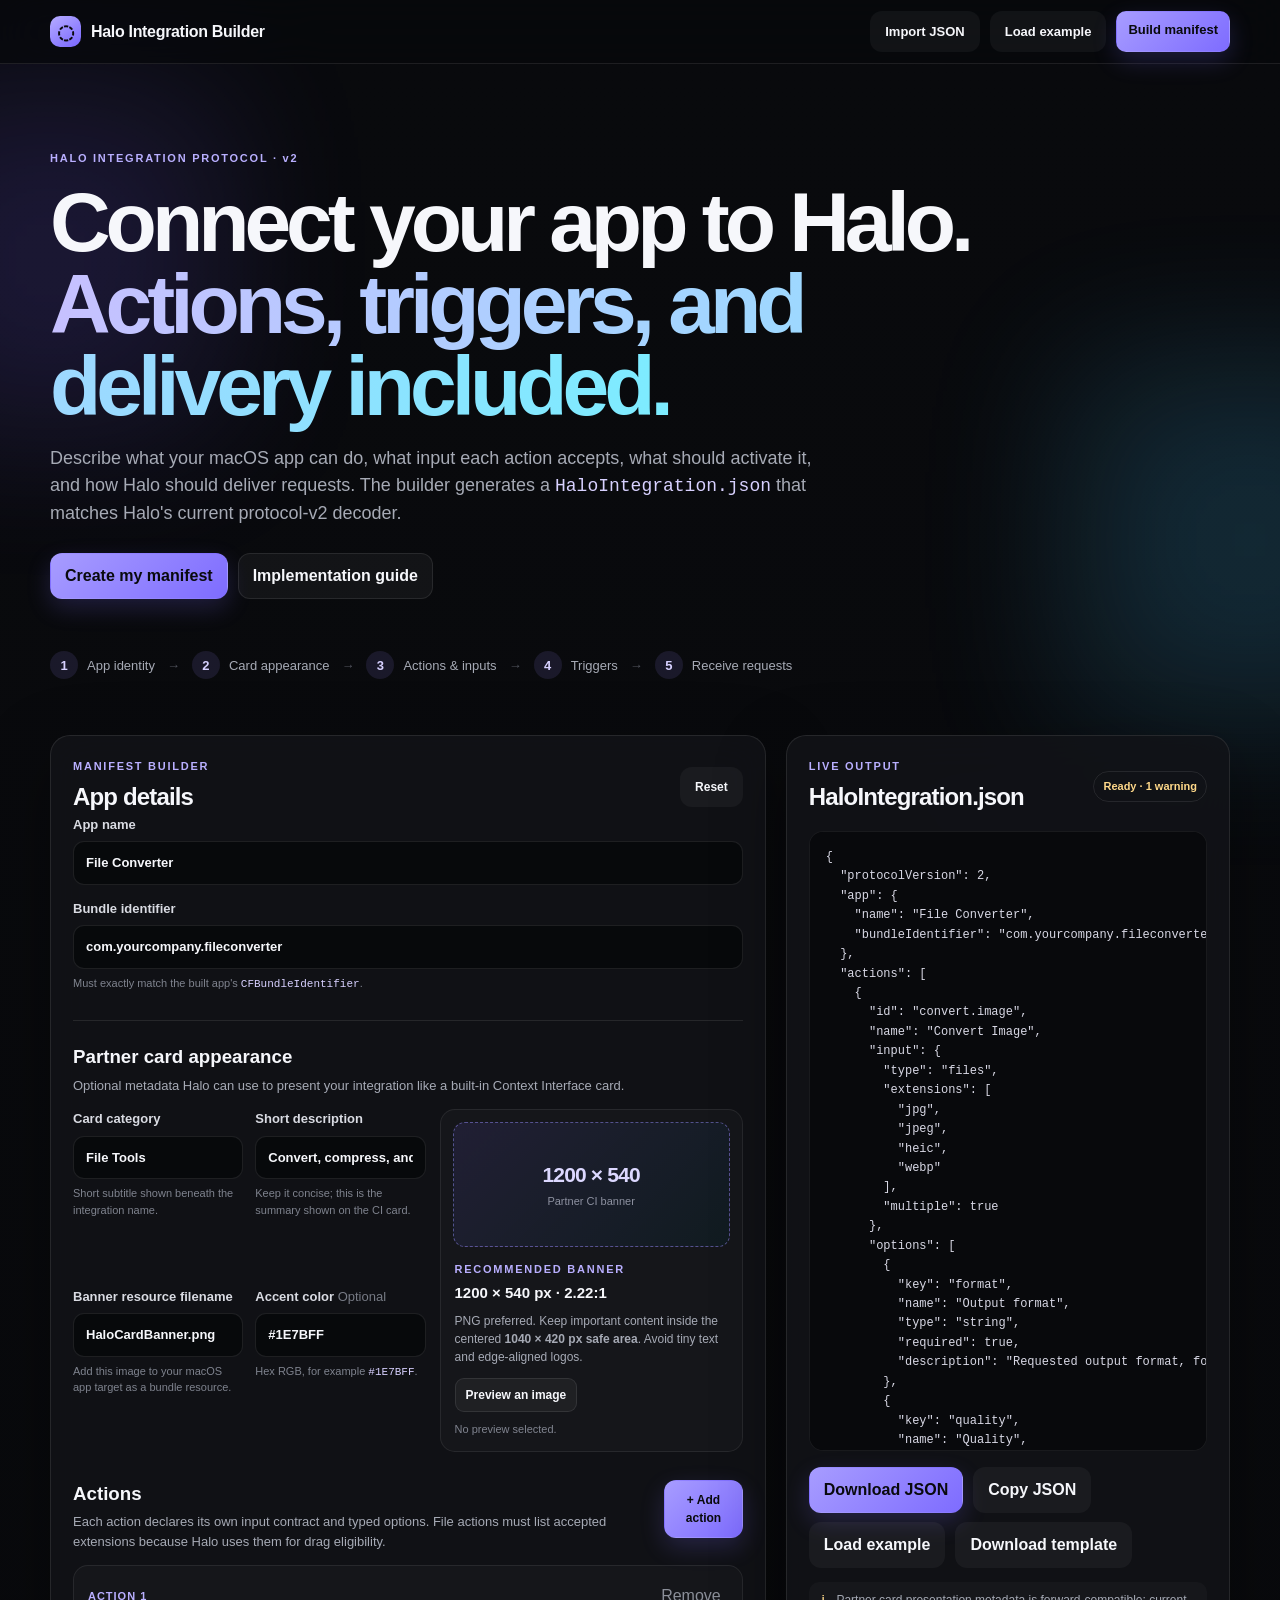
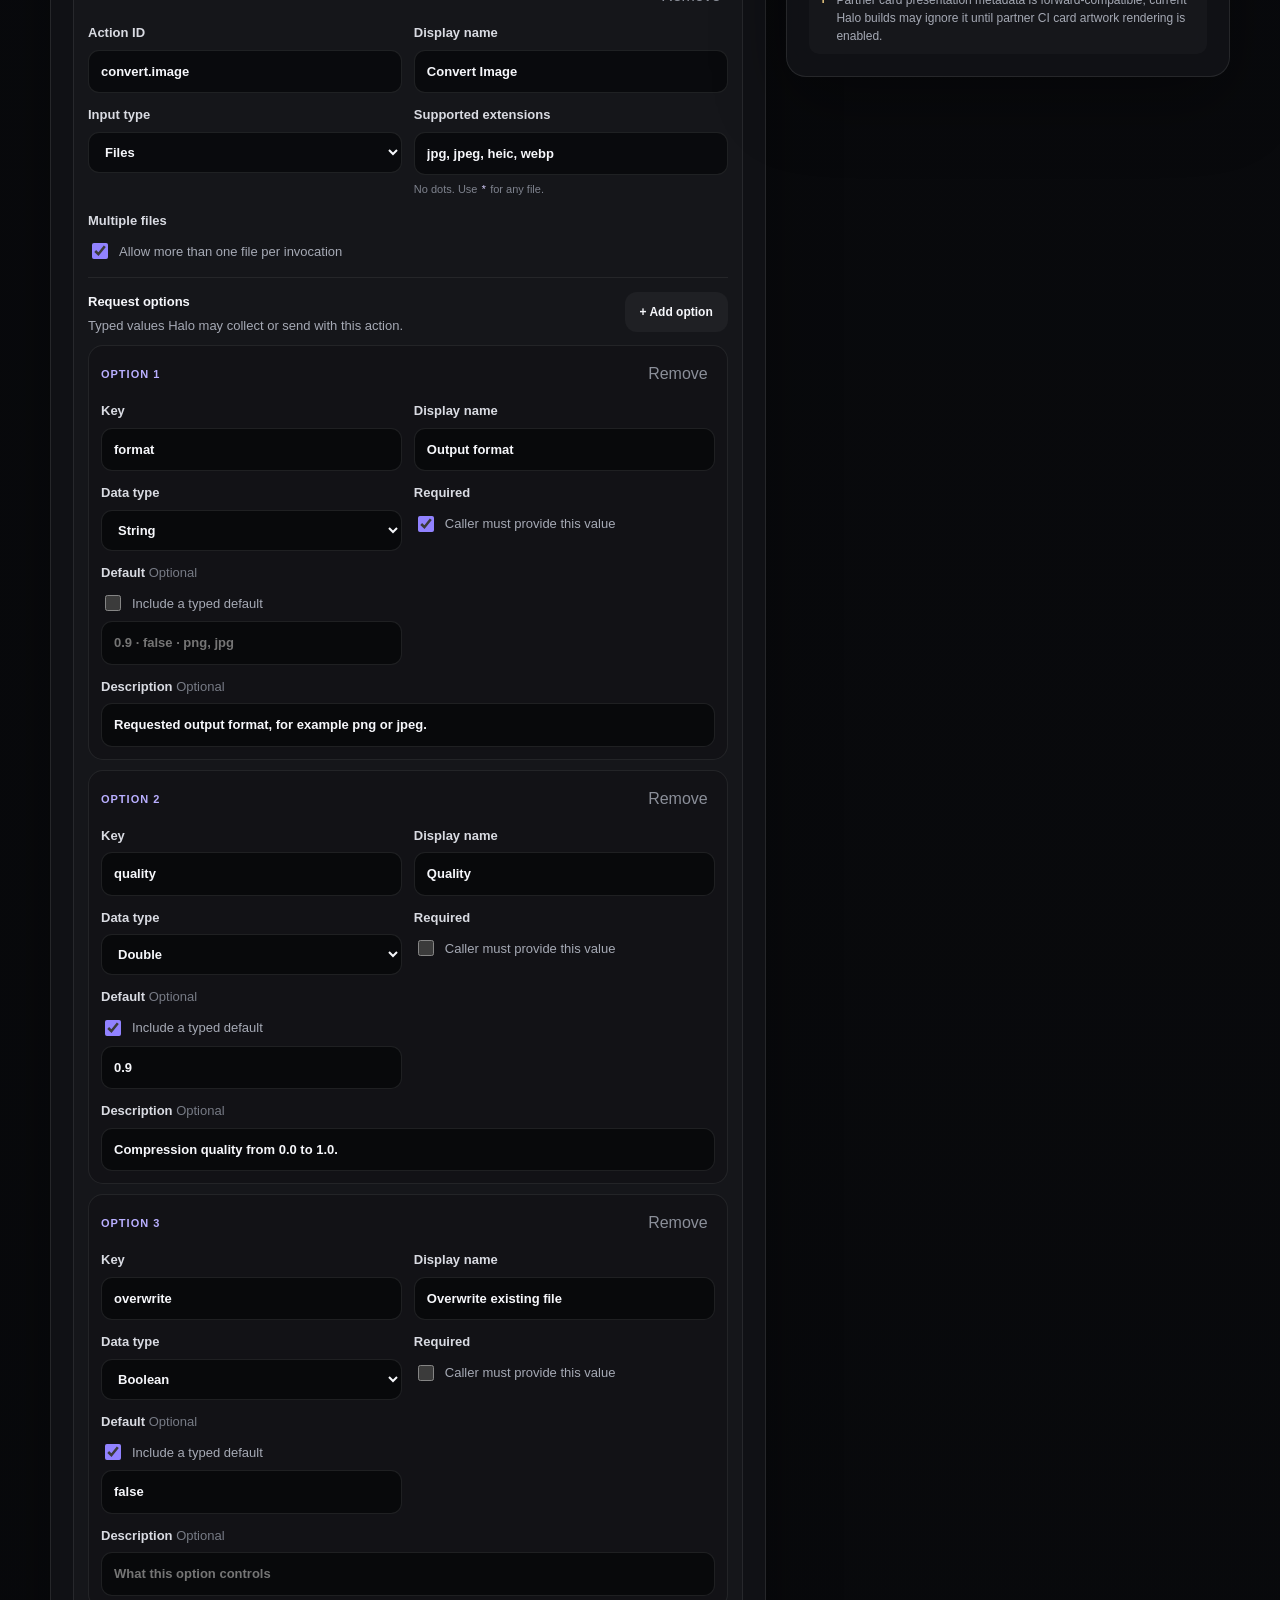
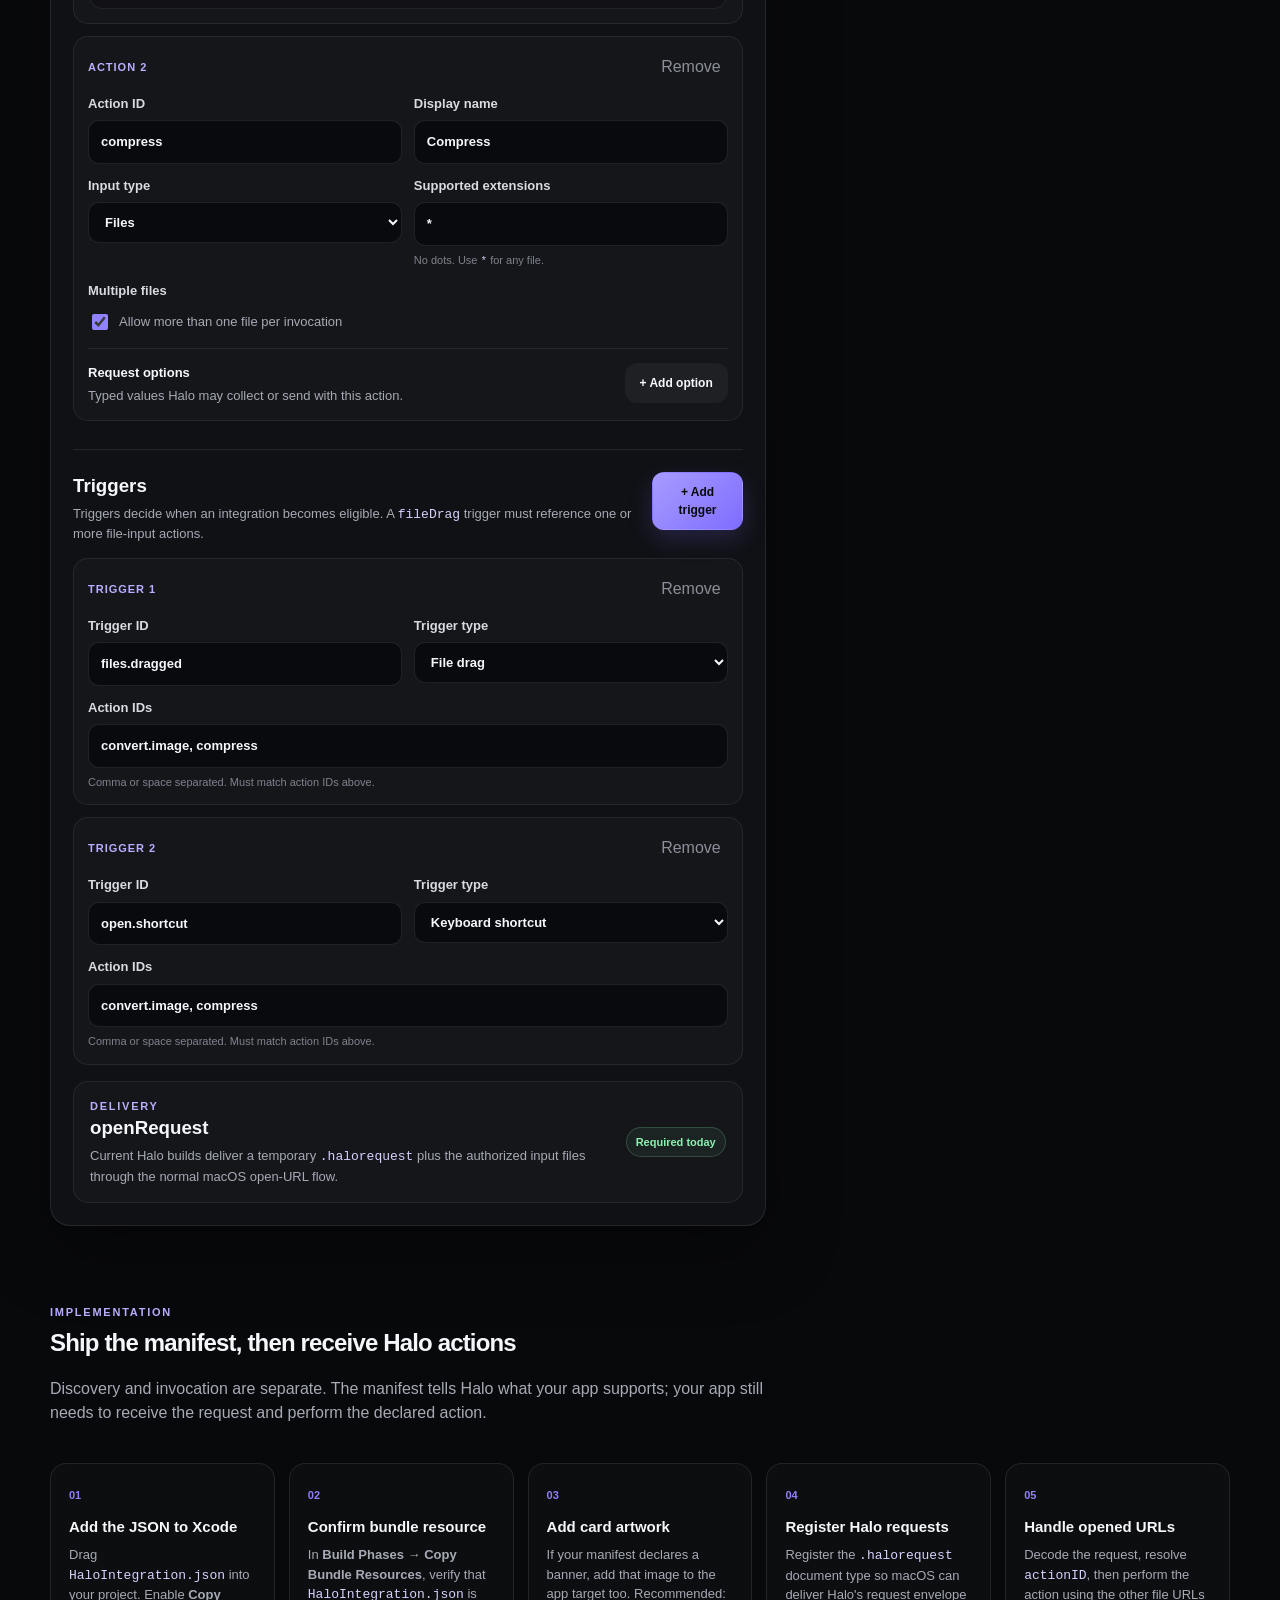
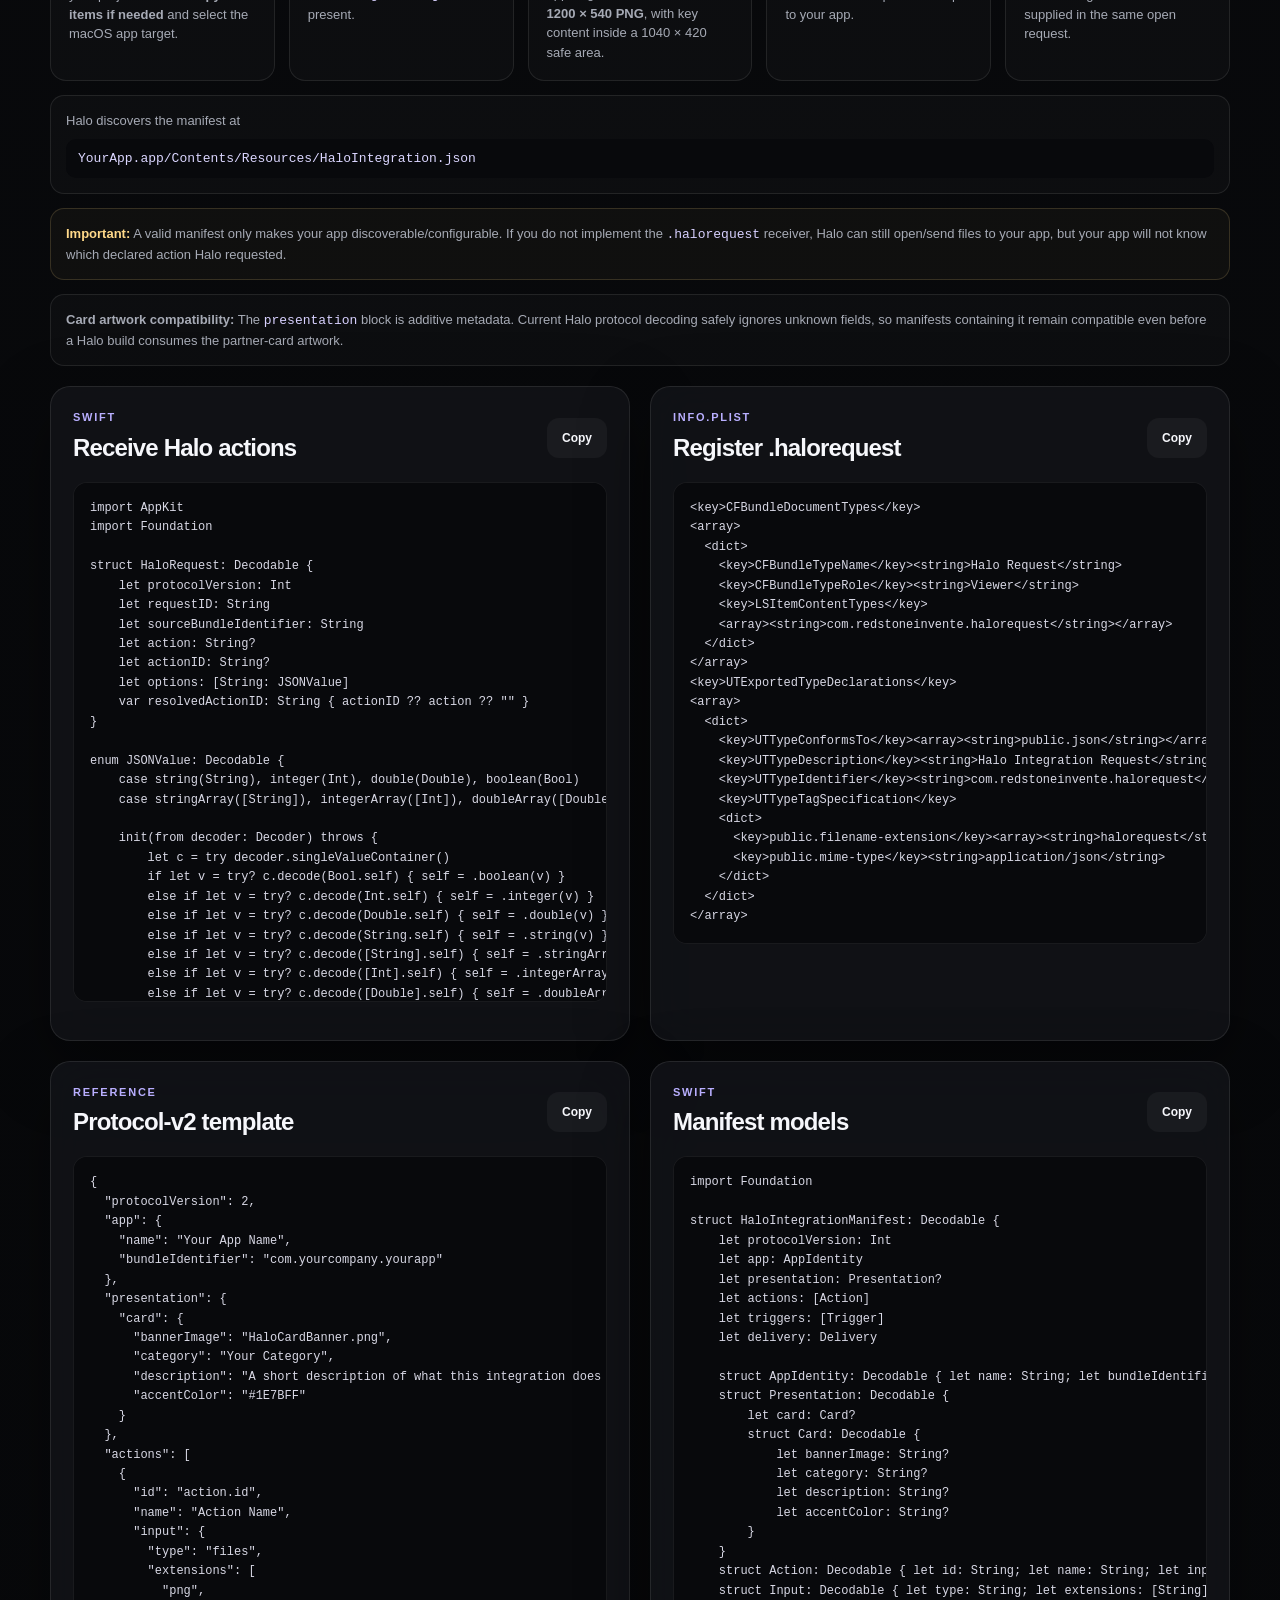
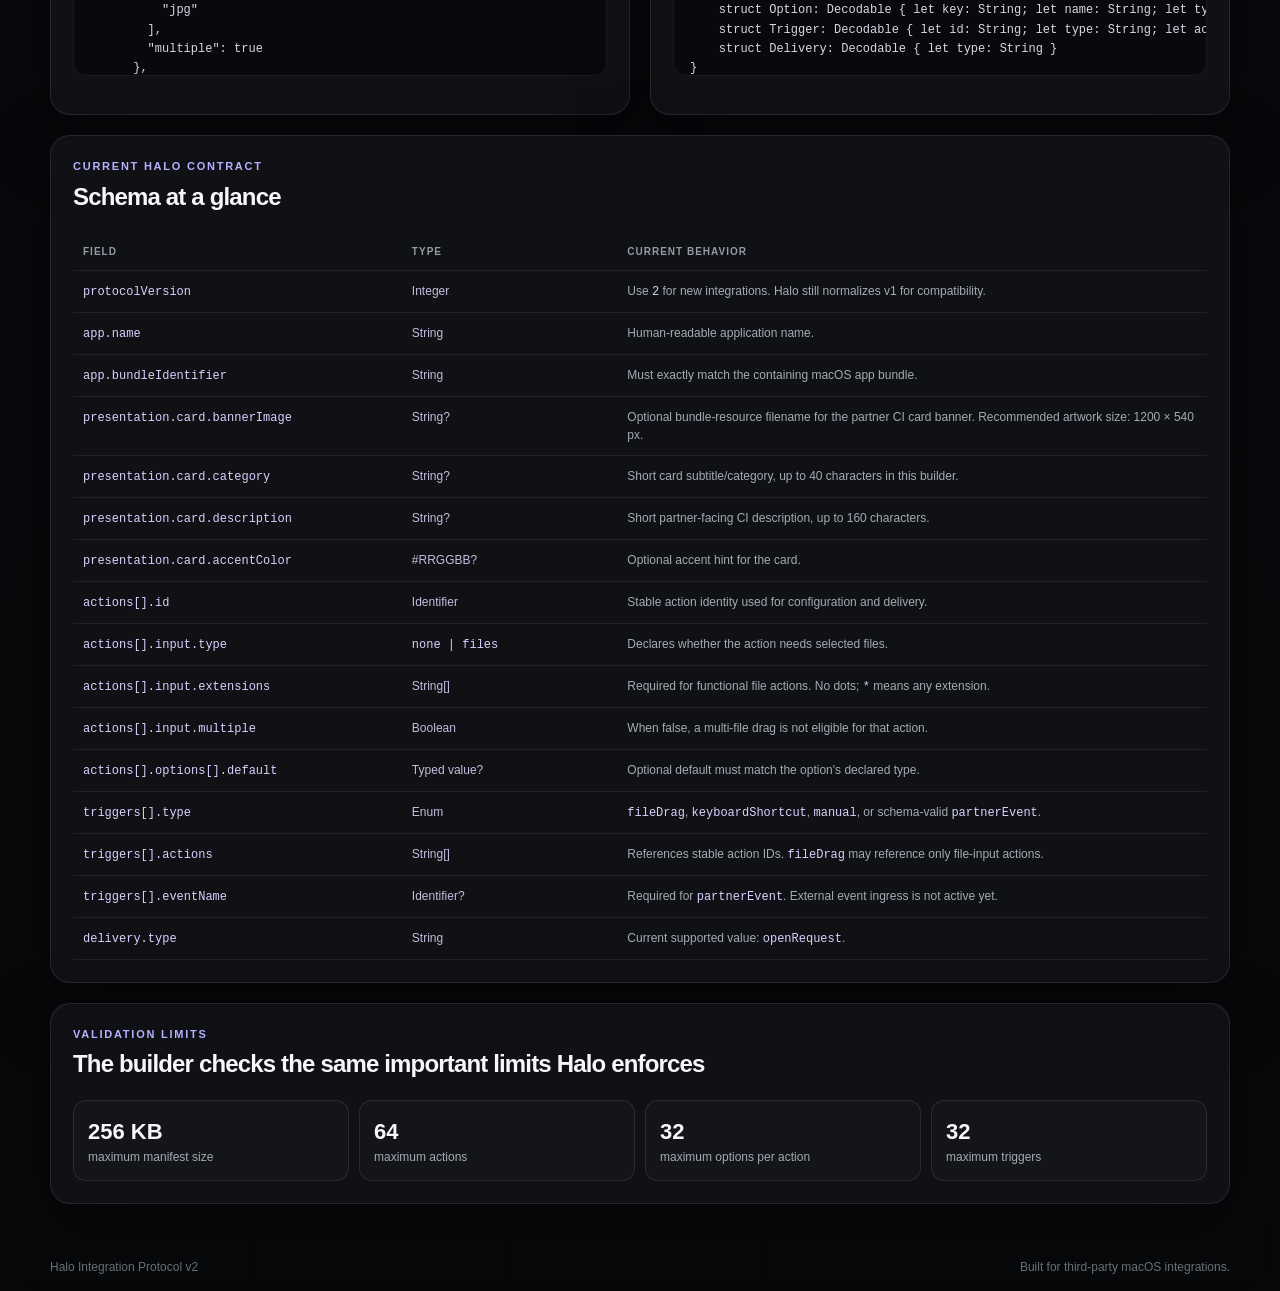
<file: index.html>
<!doctype html>
<html lang="en">
<head>
  <meta charset="utf-8" />
  <meta name="viewport" content="width=device-width,initial-scale=1" />
  <meta name="theme-color" content="#0a0a0b" />
  <title>Halo Integration Manifest Builder</title>
  <meta name="description" content="Build a Halo protocol-v2 HaloIntegration.json manifest for your macOS app." />
  <link rel="stylesheet" href="styles.css" />
</head>
<body>
  <div class="glow glow-a"></div>
  <div class="glow glow-b"></div>

  <header class="topbar">
    <a class="brand" href="#top" aria-label="Halo Integration Builder home">
      <span class="brand-mark">◌</span>
      <span>Halo Integration Builder</span>
    </a>
    <div class="top-actions">
      <button class="ghost small" id="importBtn">Import JSON</button>
      <button class="ghost small" id="loadTemplateTop">Load example</button>
      <a class="primary small" href="#builder">Build manifest</a>
      <input id="importFile" type="file" accept="application/json,.json" hidden />
    </div>
  </header>

  <main id="top">
    <section class="hero shell">
      <div class="eyebrow">HALO INTEGRATION PROTOCOL · v2</div>
      <h1>Connect your app to Halo.<br><span>Actions, triggers, and delivery included.</span></h1>
      <p class="hero-copy">Describe what your macOS app can do, what input each action accepts, what should activate it, and how Halo should deliver requests. The builder generates a <code>HaloIntegration.json</code> that matches Halo's current protocol-v2 decoder.</p>
      <div class="hero-actions">
        <a href="#builder" class="primary">Create my manifest</a>
        <a href="#implementation" class="ghost">Implementation guide</a>
      </div>
      <div class="hero-flow">
        <div><b>1</b><span>App identity</span></div><i>→</i>
        <div><b>2</b><span>Card appearance</span></div><i>→</i>
        <div><b>3</b><span>Actions & inputs</span></div><i>→</i>
        <div><b>4</b><span>Triggers</span></div><i>→</i>
        <div><b>5</b><span>Receive requests</span></div>
      </div>
    </section>

    <section class="shell grid" id="builder">
      <div class="panel form-panel">
        <div class="panel-heading">
          <div>
            <div class="eyebrow">MANIFEST BUILDER</div>
            <h2>App details</h2>
          </div>
          <button class="ghost tiny" id="resetBtn">Reset</button>
        </div>

        <label>
          App name
          <input id="appName" type="text" placeholder="File Converter" autocomplete="off" />
        </label>

        <label>
          Bundle identifier
          <input id="bundleIdentifier" type="text" placeholder="com.yourcompany.yourapp" autocomplete="off" spellcheck="false" />
          <span class="hint">Must exactly match the built app's <code>CFBundleIdentifier</code>.</span>
        </label>

        <div class="section-title-row section-break card-appearance-heading">
          <div>
            <h3>Partner card appearance</h3>
            <p>Optional metadata Halo can use to present your integration like a built-in Context Interface card.</p>
          </div>
        </div>

        <div class="card-appearance-grid">
          <div class="card-artwork-form">
            <label>
              Card category
              <input id="cardCategory" type="text" placeholder="File Tools" maxlength="40" />
              <span class="hint">Short subtitle shown beneath the integration name.</span>
            </label>

            <label>
              Short description
              <input id="cardDescription" type="text" placeholder="Convert and process files directly from Halo." maxlength="160" />
              <span class="hint">Keep it concise; this is the summary shown on the CI card.</span>
            </label>

            <label>
              Banner resource filename
              <input id="cardBanner" type="text" placeholder="HaloCardBanner.png" spellcheck="false" />
              <span class="hint">Add this image to your macOS app target as a bundle resource.</span>
            </label>

            <label>
              Accent color <span class="optional">Optional</span>
              <input id="cardAccent" type="text" placeholder="#1E7BFF" spellcheck="false" />
              <span class="hint">Hex RGB, for example <code>#1E7BFF</code>.</span>
            </label>
          </div>

          <div class="banner-spec-card">
            <div class="banner-spec-preview" id="bannerPreview">
              <span>1200 × 540</span>
              <small>Partner CI banner</small>
            </div>
            <div class="banner-spec-copy">
              <div class="eyebrow">RECOMMENDED BANNER</div>
              <h4>1200 × 540 px · 2.22:1</h4>
              <p>PNG preferred. Keep important content inside the centered <strong>1040 × 420 px safe area</strong>. Avoid tiny text and edge-aligned logos.</p>
              <label class="ghost tiny banner-preview-button">
                Preview an image
                <input id="bannerPreviewInput" type="file" accept="image/png,image/jpeg,image/webp,.png,.jpg,.jpeg,.webp" hidden />
              </label>
              <div class="banner-dimension-status" id="bannerDimensionStatus">No preview selected.</div>
            </div>
          </div>
        </div>

        <div class="section-title-row">
          <div>
            <h3>Actions</h3>
            <p>Each action declares its own input contract and typed options. File actions must list accepted extensions because Halo uses them for drag eligibility.</p>
          </div>
          <button class="primary tiny" id="addActionBtn">+ Add action</button>
        </div>
        <div id="actions"></div>

        <div class="section-title-row section-break">
          <div>
            <h3>Triggers</h3>
            <p>Triggers decide when an integration becomes eligible. A <code>fileDrag</code> trigger must reference one or more file-input actions.</p>
          </div>
          <button class="primary tiny" id="addTriggerBtn">+ Add trigger</button>
        </div>
        <div id="triggers"></div>

        <div class="delivery-card">
          <div>
            <div class="eyebrow">DELIVERY</div>
            <h3>openRequest</h3>
            <p>Current Halo builds deliver a temporary <code>.halorequest</code> plus the authorized input files through the normal macOS open-URL flow.</p>
          </div>
          <span class="locked-pill">Required today</span>
        </div>
      </div>

      <aside class="panel preview-panel">
        <div class="preview-top">
          <div>
            <div class="eyebrow">LIVE OUTPUT</div>
            <h2>HaloIntegration.json</h2>
          </div>
          <span class="status" id="statusPill" data-state="ready">Ready</span>
        </div>
        <pre class="code" id="jsonPreview"></pre>
        <div class="button-row">
          <button class="primary" id="downloadBtn">Download JSON</button>
          <button class="ghost" id="copyJsonBtn">Copy JSON</button>
        </div>
        <div class="button-row secondary-row">
          <button class="ghost" id="loadTemplateBtn">Load example</button>
          <button class="ghost" id="downloadTemplateBtn">Download template</button>
        </div>
        <div class="validation-box" id="validationMessages"></div>
      </aside>
    </section>

    <section class="shell" id="implementation">
      <div class="section-head">
        <div class="eyebrow">IMPLEMENTATION</div>
        <h2>Ship the manifest, then receive Halo actions</h2>
        <p>Discovery and invocation are separate. The manifest tells Halo what your app supports; your app still needs to receive the request and perform the declared action.</p>
      </div>

      <div class="steps five">
        <article class="step-card">
          <span class="step-no">01</span>
          <h3>Add the JSON to Xcode</h3>
          <p>Drag <code>HaloIntegration.json</code> into your project. Enable <strong>Copy items if needed</strong> and select the macOS app target.</p>
        </article>
        <article class="step-card">
          <span class="step-no">02</span>
          <h3>Confirm bundle resource</h3>
          <p>In <strong>Build Phases → Copy Bundle Resources</strong>, verify that <code>HaloIntegration.json</code> is present.</p>
        </article>
        <article class="step-card">
          <span class="step-no">03</span>
          <h3>Add card artwork</h3>
          <p>If your manifest declares a banner, add that image to the app target too. Recommended: <strong>1200 × 540 PNG</strong>, with key content inside a 1040 × 420 safe area.</p>
        </article>
        <article class="step-card">
          <span class="step-no">04</span>
          <h3>Register Halo requests</h3>
          <p>Register the <code>.halorequest</code> document type so macOS can deliver Halo's request envelope to your app.</p>
        </article>
        <article class="step-card">
          <span class="step-no">05</span>
          <h3>Handle opened URLs</h3>
          <p>Decode the request, resolve <code>actionID</code>, then perform the action using the other file URLs supplied in the same open request.</p>
        </article>
      </div>

      <div class="path-card">
        <span>Halo discovers the manifest at</span>
        <div class="path">YourApp.app/Contents/Resources/HaloIntegration.json</div>
      </div>

      <div class="note warning-note">
        <strong>Important:</strong> A valid manifest only makes your app discoverable/configurable. If you do not implement the <code>.halorequest</code> receiver, Halo can still open/send files to your app, but your app will not know which declared action Halo requested.
      </div>
      <div class="note">
        <strong>Card artwork compatibility:</strong> The <code>presentation</code> block is additive metadata. Current Halo protocol decoding safely ignores unknown fields, so manifests containing it remain compatible even before a Halo build consumes the partner-card artwork.
      </div>
    </section>

    <section class="shell two-col code-reference">
      <div class="panel">
        <div class="panel-heading">
          <div>
            <div class="eyebrow">SWIFT</div>
            <h2>Receive Halo actions</h2>
          </div>
          <button class="ghost tiny" id="copyReceiverBtn">Copy</button>
        </div>
        <pre class="code code-medium" id="receiverPreview"></pre>
      </div>

      <div class="panel">
        <div class="panel-heading">
          <div>
            <div class="eyebrow">INFO.PLIST</div>
            <h2>Register .halorequest</h2>
          </div>
          <button class="ghost tiny" id="copyPlistBtn">Copy</button>
        </div>
        <pre class="code code-medium" id="plistPreview"></pre>
      </div>
    </section>

    <section class="shell two-col code-reference">
      <div class="panel">
        <div class="panel-heading">
          <div>
            <div class="eyebrow">REFERENCE</div>
            <h2>Protocol-v2 template</h2>
          </div>
          <button class="ghost tiny" id="copyTemplateBtn">Copy</button>
        </div>
        <pre class="code code-medium" id="templatePreview"></pre>
      </div>

      <div class="panel">
        <div class="panel-heading">
          <div>
            <div class="eyebrow">SWIFT</div>
            <h2>Manifest models</h2>
          </div>
          <button class="ghost tiny" id="copySwiftBtn">Copy</button>
        </div>
        <pre class="code code-medium" id="swiftPreview"></pre>
      </div>
    </section>

    <section class="shell protocol-card">
      <div>
        <div class="eyebrow">CURRENT HALO CONTRACT</div>
        <h2>Schema at a glance</h2>
      </div>
      <div class="schema-table-wrap">
        <table>
          <thead><tr><th>Field</th><th>Type</th><th>Current behavior</th></tr></thead>
          <tbody>
            <tr><td><code>protocolVersion</code></td><td>Integer</td><td>Use <code>2</code> for new integrations. Halo still normalizes v1 for compatibility.</td></tr>
            <tr><td><code>app.name</code></td><td>String</td><td>Human-readable application name.</td></tr>
            <tr><td><code>app.bundleIdentifier</code></td><td>String</td><td>Must exactly match the containing macOS app bundle.</td></tr>
            <tr><td><code>presentation.card.bannerImage</code></td><td>String?</td><td>Optional bundle-resource filename for the partner CI card banner. Recommended artwork size: 1200 × 540 px.</td></tr>
            <tr><td><code>presentation.card.category</code></td><td>String?</td><td>Short card subtitle/category, up to 40 characters in this builder.</td></tr>
            <tr><td><code>presentation.card.description</code></td><td>String?</td><td>Short partner-facing CI description, up to 160 characters.</td></tr>
            <tr><td><code>presentation.card.accentColor</code></td><td>#RRGGBB?</td><td>Optional accent hint for the card.</td></tr>
            <tr><td><code>actions[].id</code></td><td>Identifier</td><td>Stable action identity used for configuration and delivery.</td></tr>
            <tr><td><code>actions[].input.type</code></td><td><code>none | files</code></td><td>Declares whether the action needs selected files.</td></tr>
            <tr><td><code>actions[].input.extensions</code></td><td>String[]</td><td>Required for functional file actions. No dots; <code>*</code> means any extension.</td></tr>
            <tr><td><code>actions[].input.multiple</code></td><td>Boolean</td><td>When false, a multi-file drag is not eligible for that action.</td></tr>
            <tr><td><code>actions[].options[].default</code></td><td>Typed value?</td><td>Optional default must match the option's declared type.</td></tr>
            <tr><td><code>triggers[].type</code></td><td>Enum</td><td><code>fileDrag</code>, <code>keyboardShortcut</code>, <code>manual</code>, or schema-valid <code>partnerEvent</code>.</td></tr>
            <tr><td><code>triggers[].actions</code></td><td>String[]</td><td>References stable action IDs. <code>fileDrag</code> may reference only file-input actions.</td></tr>
            <tr><td><code>triggers[].eventName</code></td><td>Identifier?</td><td>Required for <code>partnerEvent</code>. External event ingress is not active yet.</td></tr>
            <tr><td><code>delivery.type</code></td><td>String</td><td>Current supported value: <code>openRequest</code>.</td></tr>
          </tbody>
        </table>
      </div>
    </section>

    <section class="shell limits-card">
      <div class="eyebrow">VALIDATION LIMITS</div>
      <h2>The builder checks the same important limits Halo enforces</h2>
      <div class="limit-grid">
        <div><b>256 KB</b><span>maximum manifest size</span></div>
        <div><b>64</b><span>maximum actions</span></div>
        <div><b>32</b><span>maximum options per action</span></div>
        <div><b>32</b><span>maximum triggers</span></div>
      </div>
    </section>

    <footer class="shell footer">
      <span>Halo Integration Protocol v2</span>
      <span>Built for third-party macOS integrations.</span>
    </footer>
  </main>

  <div class="toast" id="toast">Copied</div>
  <script src="app.js"></script>
</body>
</html>
</file>
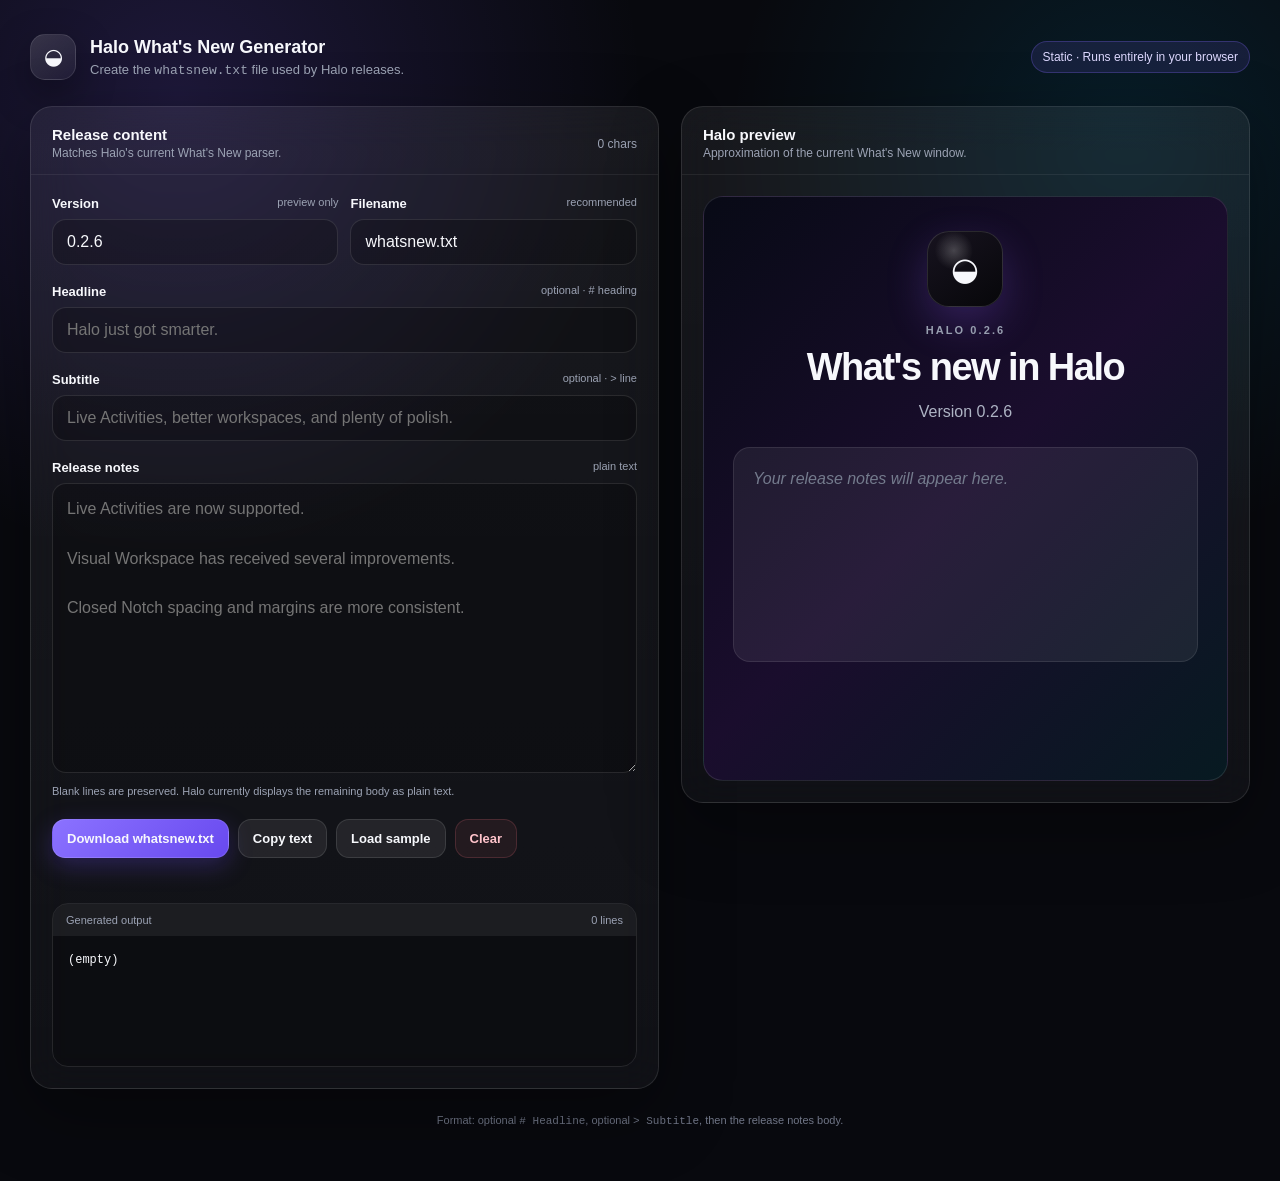
<file: whatsnew.html>
<!doctype html>
<html lang="en">
<head>
<meta charset="utf-8">
<meta name="viewport" content="width=device-width,initial-scale=1">
<meta name="color-scheme" content="dark">
<title>Halo — What's New Generator</title>
<style>
:root{--bg:#08090e;--panel:rgba(255,255,255,.055);--line:rgba(255,255,255,.11);--text:#f7f8fc;--muted:#9ca3b4;--accent:#8067ff;--good:#6be3a7;--bad:#ff7685}
*{box-sizing:border-box}body{margin:0;min-height:100vh;font-family:Inter,-apple-system,BlinkMacSystemFont,"SF Pro Display","Segoe UI",sans-serif;color:var(--text);background:radial-gradient(circle at 14% 8%,rgba(126,91,255,.18),transparent 30%),radial-gradient(circle at 88% 12%,rgba(0,193,255,.11),transparent 26%),var(--bg)}
main{width:min(1220px,calc(100% - 30px));margin:auto;padding:34px 0 54px}
header{display:flex;align-items:center;justify-content:space-between;gap:20px;margin-bottom:26px}.brand{display:flex;align-items:center;gap:14px}.logo{width:46px;height:46px;border-radius:15px;display:grid;place-items:center;font-size:22px;background:linear-gradient(145deg,rgba(255,255,255,.14),rgba(255,255,255,.045));border:1px solid var(--line);box-shadow:0 14px 38px rgba(0,0,0,.35)}h1{font-size:18px;margin:0}.brand p{font-size:13px;color:var(--muted);margin:4px 0 0}.pill{font-size:12px;color:#ded9ff;padding:8px 11px;border-radius:999px;background:rgba(128,103,255,.12);border:1px solid rgba(128,103,255,.28)}
.grid{display:grid;grid-template-columns:minmax(0,1.05fr) minmax(360px,.95fr);gap:22px;align-items:start}.card{background:linear-gradient(180deg,rgba(255,255,255,.065),rgba(255,255,255,.035));border:1px solid var(--line);border-radius:22px;overflow:hidden;box-shadow:0 24px 70px rgba(0,0,0,.34);backdrop-filter:blur(20px)}.head{padding:19px 21px 13px;border-bottom:1px solid rgba(255,255,255,.065);display:flex;justify-content:space-between;gap:14px;align-items:center}.head h2{font-size:15px;margin:0}.head small{color:var(--muted);font-size:12px}.body{padding:21px}
.row{display:grid;grid-template-columns:1fr 1fr;gap:12px}.field{margin-bottom:19px}label{display:flex;justify-content:space-between;gap:12px;margin-bottom:8px;font-size:13px;font-weight:650}label span{font-weight:400;color:var(--muted);font-size:11px}input,textarea{width:100%;border:1px solid var(--line);background:rgba(0,0,0,.24);color:var(--text);border-radius:14px;padding:13px 14px;font:inherit;outline:none;transition:.16s}input:focus,textarea:focus{border-color:rgba(128,103,255,.64);box-shadow:0 0 0 4px rgba(128,103,255,.1)}textarea{min-height:290px;resize:vertical;line-height:1.55}.hint{font-size:11px;line-height:1.45;color:var(--muted);margin-top:7px}
.actions{display:flex;flex-wrap:wrap;gap:9px}button{border:1px solid var(--line);background:rgba(255,255,255,.075);color:var(--text);border-radius:13px;padding:11px 14px;font:inherit;font-size:13px;font-weight:700;cursor:pointer;transition:.15s}button:hover{transform:translateY(-1px);background:rgba(255,255,255,.11)}button.primary{background:linear-gradient(135deg,#8b72ff,#6849ef);box-shadow:0 8px 24px rgba(104,73,239,.28)}button.danger{color:#ffc4cb;background:rgba(255,118,133,.07);border-color:rgba(255,118,133,.18)}.status{min-height:18px;margin-top:10px;font-size:12px;color:var(--muted)}.status.good{color:var(--good)}.status.bad{color:var(--bad)}
.output{margin-top:17px;border:1px solid rgba(255,255,255,.09);border-radius:16px;overflow:hidden}.outputbar{padding:10px 13px;background:rgba(255,255,255,.045);display:flex;justify-content:space-between;color:var(--muted);font-size:11px}pre{margin:0;padding:15px;min-height:130px;max-height:270px;overflow:auto;background:rgba(0,0,0,.26);font:12px/1.6 ui-monospace,SFMono-Regular,Menlo,monospace;white-space:pre-wrap;overflow-wrap:anywhere}
.previewWrap{padding:21px}.preview{min-height:585px;border-radius:20px;border:1px solid var(--line);background:linear-gradient(135deg,#080a16,#1a0d2d 50%,#071a21);padding:34px 29px;text-align:center}.appicon{width:76px;height:76px;border-radius:22px;margin:0 auto 17px;display:grid;place-items:center;font-size:32px;background:radial-gradient(circle at 35% 25%,rgba(255,255,255,.22),transparent 26%),linear-gradient(145deg,#17131f,#07070a);border:1px solid rgba(255,255,255,.13);box-shadow:0 15px 42px rgba(148,90,255,.24)}.version{font-size:11px;font-weight:750;letter-spacing:.19em;color:#979eaf;margin-bottom:12px}.ptitle{font-size:clamp(28px,4vw,38px);line-height:1.05;letter-spacing:-.04em;margin:0 auto 12px}.psub{font-size:16px;line-height:1.45;color:#aeb4c4;margin:0 auto 24px}.notes{min-height:215px;text-align:left;white-space:pre-wrap;line-height:1.62;padding:18px 19px;border-radius:17px;background:rgba(255,255,255,.065);border:1px solid rgba(255,255,255,.095);overflow-wrap:anywhere}.notes.empty{color:#747b8d;font-style:italic}.footer{text-align:center;color:#707687;font-size:11px;margin-top:25px}
@media(max-width:900px){.grid{grid-template-columns:1fr}.preview{min-height:520px}}@media(max-width:600px){main{width:min(100% - 20px,1220px);padding-top:18px}.pill{display:none}.row{grid-template-columns:1fr}.body,.previewWrap{padding:15px}.preview{padding:27px 18px}.actions button{flex:1 1 auto}}
</style>
</head>
<body>
<main>
<header><div class="brand"><div class="logo">◒</div><div><h1>Halo What's New Generator</h1><p>Create the <code>whatsnew.txt</code> file used by Halo releases.</p></div></div><div class="pill">Static · Runs entirely in your browser</div></header>
<section class="grid">
<div class="card"><div class="head"><div><h2>Release content</h2><small>Matches Halo's current What's New parser.</small></div><small id="chars">0 chars</small></div><div class="body">
<div class="row"><div class="field"><label>Version <span>preview only</span></label><input id="version" value="0.2.6" placeholder="0.2.6"></div><div class="field"><label>Filename <span>recommended</span></label><input id="filename" value="whatsnew.txt"></div></div>
<div class="field"><label>Headline <span>optional · # heading</span></label><input id="title" maxlength="120" placeholder="Halo just got smarter."></div>
<div class="field"><label>Subtitle <span>optional · &gt; line</span></label><input id="subtitle" maxlength="180" placeholder="Live Activities, better workspaces, and plenty of polish."></div>
<div class="field"><label>Release notes <span>plain text</span></label><textarea id="notes" placeholder="Live Activities are now supported.

Visual Workspace has received several improvements.

Closed Notch spacing and margins are more consistent."></textarea><div class="hint">Blank lines are preserved. Halo currently displays the remaining body as plain text.</div></div>
<div class="actions"><button class="primary" id="download">Download whatsnew.txt</button><button id="copy">Copy text</button><button id="sample">Load sample</button><button class="danger" id="clear">Clear</button></div>
<div id="status" class="status"></div>
<div class="output"><div class="outputbar"><span>Generated output</span><span id="lines">0 lines</span></div><pre id="output">(empty)</pre></div>
</div></div>
<div class="card"><div class="head"><div><h2>Halo preview</h2><small>Approximation of the current What's New window.</small></div></div><div class="previewWrap"><div class="preview"><div class="appicon">◒</div><div id="pversion" class="version">HALO 0.2.6</div><h3 id="ptitle" class="ptitle">What's new in Halo</h3><p id="psub" class="psub">Version 0.2.6</p><div id="pnotes" class="notes empty">Your release notes will appear here.</div></div></div></div>
</section>
<div class="footer">Format: optional <code># Headline</code>, optional <code>&gt; Subtitle</code>, then the release notes body.</div>
</main>
<script>
var el=function(id){return document.getElementById(id)};
var version=el("version"),filename=el("filename"),title=el("title"),subtitle=el("subtitle"),notes=el("notes"),output=el("output"),status=el("status");
function norm(v){return v.replace(/\r\n/g,"\n").replace(/\r/g,"\n")}
function build(){var a=[],t=title.value.trim(),s=subtitle.value.trim(),n=norm(notes.value).trim();if(t)a.push("# "+t);if(s)a.push("> "+s);if((t||s)&&n)a.push("");if(n)a.push(n);return a.join("\n").trim()}
function errors(){var a=[],f=filename.value.trim();if(!f)a.push("Filename is required.");if(f&&!f.toLowerCase().endsWith(".txt"))a.push("Filename should end in .txt.");if(title.value.indexOf("\n")>=0)a.push("Headline must be one line.");if(subtitle.value.indexOf("\n")>=0)a.push("Subtitle must be one line.");return a}
function render(){var text=build(),v=version.value.trim()||"0",t=title.value.trim()||"What's new in Halo",s=subtitle.value.trim()||("Version "+v),n=norm(notes.value).trim(),e=errors();output.textContent=text||"(empty)";el("chars").textContent=text.length+" chars";el("lines").textContent=(text?text.split("\n").length:0)+" lines";el("pversion").textContent="HALO "+v;el("ptitle").textContent=t;el("psub").textContent=s;el("pnotes").textContent=n||"Your release notes will appear here.";el("pnotes").classList.toggle("empty",!n);if(e.length){status.textContent=e.join(" ");status.className="status bad"}else if(text){status.textContent="Ready to export.";status.className="status good"}else{status.textContent="Add release notes to generate a file.";status.className="status"}}
el("copy").onclick=async function(){var text=build();if(!text){status.textContent="Nothing to copy yet.";status.className="status bad";return}try{await navigator.clipboard.writeText(text)}catch(_){var x=document.createElement("textarea");x.value=text;document.body.appendChild(x);x.select();document.execCommand("copy");x.remove()}status.textContent="Copied to clipboard.";status.className="status good"}
el("download").onclick=function(){var text=build(),e=errors();if(!text){status.textContent="Add some release content first.";status.className="status bad";return}if(e.length){status.textContent=e.join(" ");status.className="status bad";return}var blob=new Blob([text+"\n"],{type:"text/plain;charset=utf-8"}),url=URL.createObjectURL(blob),a=document.createElement("a");a.href=url;a.download=filename.value.trim()||"whatsnew.txt";document.body.appendChild(a);a.click();a.remove();URL.revokeObjectURL(url);status.textContent="Downloaded "+(filename.value.trim()||"whatsnew.txt")+".";status.className="status good"}
el("sample").onclick=function(){version.value="0.2.6";filename.value="whatsnew.txt";title.value="Halo just got smarter.";subtitle.value="Live Activities, better workspaces, and plenty of polish.";notes.value="Live Activities are now supported.\n\nVisual Workspace has received several improvements.\n\nClosed Notch spacing and margins are more consistent.\n\nWe've also polished update handling and fixed several smaller issues across Halo.";render()}
el("clear").onclick=function(){title.value="";subtitle.value="";notes.value="";render();title.focus()}
;[version,filename,title,subtitle,notes].forEach(function(x){x.addEventListener("input",render)});render();
</script>
</body>
</html>
</file>
<file: styles.css>
:root{
  color-scheme:dark;--bg:#08090b;--panel:rgba(18,20,25,.84);--border:rgba(255,255,255,.09);
  --text:#f6f7fb;--muted:#a6aab5;--accent:#9a8cff;--accent2:#6de7ff;--good:#8df3b1;
  --warn:#ffd98a;--bad:#ff9eaa;--shadow:0 24px 70px rgba(0,0,0,.35);--radius:20px
}
*{box-sizing:border-box}html{scroll-behavior:smooth}body{margin:0;min-height:100vh;background:
radial-gradient(circle at 50% -10%,rgba(154,140,255,.14),transparent 34rem),linear-gradient(180deg,#090a0d,#07080a);
color:var(--text);font-family:Inter,ui-sans-serif,-apple-system,BlinkMacSystemFont,"SF Pro Display","Segoe UI",sans-serif;line-height:1.5}
button,input,select{font:inherit}button,a{-webkit-tap-highlight-color:transparent}a{color:inherit;text-decoration:none}
code,pre{font-family:"SFMono-Regular",ui-monospace,Menlo,Consolas,monospace}code{color:#d8d1ff}
.glow{position:fixed;pointer-events:none;filter:blur(80px);opacity:.16;z-index:-1}.glow-a{width:340px;height:340px;background:#7b61ff;top:10%;left:-120px}.glow-b{width:360px;height:360px;background:#48c8ff;right:-150px;top:40%}
.shell{width:min(1180px,calc(100% - 36px));margin:0 auto}
.topbar{position:sticky;top:0;z-index:20;min-height:64px;display:flex;align-items:center;justify-content:space-between;gap:16px;padding:10px max(18px,calc((100vw - 1180px)/2));border-bottom:1px solid var(--border);background:rgba(8,9,11,.74);backdrop-filter:blur(24px) saturate(160%)}
.brand{display:inline-flex;align-items:center;gap:10px;font-weight:750;letter-spacing:-.02em}.brand-mark{width:31px;height:31px;display:grid;place-items:center;border-radius:10px;background:linear-gradient(145deg,#b6acff,#7866ff);color:#0a0a0c;font-size:20px}
.top-actions,.button-row,.hero-actions{display:flex;gap:10px;flex-wrap:wrap}
.primary,.ghost,button.primary,button.ghost{border:1px solid transparent;border-radius:12px;padding:10px 14px;cursor:pointer;transition:.15s ease;font-weight:680}
.primary{background:linear-gradient(135deg,#a79cff,#7e6cff);color:#090a0d;box-shadow:0 9px 24px rgba(126,108,255,.2)}
.ghost{background:rgba(255,255,255,.045);border-color:var(--border);color:var(--text)}
.primary:hover,.ghost:hover{transform:translateY(-1px)}.ghost:hover{background:rgba(255,255,255,.075)}
.small{padding:8px 11px;border-radius:10px;font-size:13px}.tiny{padding:7px 10px;border-radius:9px;font-size:12px}
.hero{padding:86px 0 56px}.eyebrow{font-size:11px;letter-spacing:.16em;font-weight:800;color:#b9afff}
h1{max-width:980px;margin:14px 0 18px;font-size:clamp(42px,7vw,84px);line-height:.98;letter-spacing:-.06em}
h1 span{color:transparent;background:linear-gradient(100deg,#c7c0ff,#7cecff);-webkit-background-clip:text;background-clip:text}
.hero-copy{max-width:790px;color:var(--muted);font-size:18px}.hero-actions{margin-top:26px}
.hero-flow{margin-top:52px;display:flex;flex-wrap:wrap;gap:12px;align-items:center;color:var(--muted);font-size:13px}
.hero-flow div{display:flex;align-items:center;gap:9px}.hero-flow b{width:28px;height:28px;display:grid;place-items:center;border-radius:50%;background:rgba(154,140,255,.12);color:#d7d1ff}.hero-flow i{color:#50535c;font-style:normal}
.grid{display:grid;grid-template-columns:minmax(0,1.45fr) minmax(360px,.9fr);gap:20px;align-items:start}
.panel,.protocol-card,.limits-card{border:1px solid var(--border);background:var(--panel);backdrop-filter:blur(22px);border-radius:var(--radius);box-shadow:var(--shadow)}
.panel{padding:22px}.preview-panel{position:sticky;top:86px}
.panel-heading,.preview-top,.section-title-row,.options-title-row{display:flex;align-items:center;justify-content:space-between;gap:18px}
.panel h2,.section-head h2,.protocol-card h2,.limits-card h2{margin:4px 0 0;letter-spacing:-.035em}.panel h3,.panel h4{margin:0}
.form-panel>label+label{margin-top:14px}label{display:block;color:#d9dbe2;font-size:13px;font-weight:650}
input[type=text],select{width:100%;margin-top:7px;padding:11px 12px;border:1px solid rgba(255,255,255,.09);border-radius:11px;background:rgba(5,6,8,.68);color:var(--text);outline:none}
input[type=text]:focus,select:focus{border-color:rgba(154,140,255,.7);box-shadow:0 0 0 3px rgba(154,140,255,.1)}
input[type=checkbox]{width:16px;height:16px;accent-color:#9182ff}.hint{display:block;margin-top:6px;color:#7f838e;font-size:11px;font-weight:500}.optional{color:#777b85;font-weight:500}
.section-title-row{margin:28px 0 14px;align-items:flex-start}.section-title-row p,.options-title-row p,.delivery-card p{margin:4px 0 0;color:var(--muted);font-size:13px}.section-break{padding-top:22px;border-top:1px solid var(--border)}
.action-card,.trigger-card,.option-card,.delivery-card{border:1px solid rgba(255,255,255,.075);border-radius:15px;background:rgba(255,255,255,.025)}
.action-card,.trigger-card{padding:14px;margin-bottom:12px}.option-card{padding:12px;margin-top:10px;background:rgba(0,0,0,.15)}
.action-card-head,.option-card-head{display:flex;justify-content:space-between;align-items:center;margin-bottom:11px}
.action-index,.trigger-index,.option-index{color:#b9afff;font-size:11px;letter-spacing:.09em;text-transform:uppercase;font-weight:800}
.remove-action,.remove-trigger,.remove-option{border:0;background:transparent;color:#8b8f99;cursor:pointer;padding:4px 7px}.remove-action:hover,.remove-trigger:hover,.remove-option:hover{color:var(--bad)}
.action-grid,.trigger-grid,.option-grid{display:grid;grid-template-columns:repeat(2,minmax(0,1fr));gap:12px}.option-description,.trigger-actions-field{grid-column:1/-1}
.check-row{margin-top:10px;display:flex;align-items:center;gap:8px;color:var(--muted);font-weight:500}
.options-section{margin-top:15px;padding-top:14px;border-top:1px solid rgba(255,255,255,.065)}.options-title-row{align-items:flex-start}.options-title-row h4{font-size:13px}
.delivery-card{margin-top:16px;padding:16px;display:flex;align-items:center;justify-content:space-between;gap:20px}.locked-pill{white-space:nowrap;border:1px solid rgba(141,243,177,.2);color:var(--good);background:rgba(141,243,177,.06);padding:6px 9px;border-radius:999px;font-size:11px;font-weight:750}
.status{font-size:11px;font-weight:800;padding:6px 9px;border-radius:999px;border:1px solid var(--border)}.status[data-state=ready]{color:var(--good)}.status[data-state=warning]{color:var(--warn)}.status[data-state=error]{color:var(--bad)}
.code{margin:16px 0;padding:16px;min-height:390px;max-height:620px;overflow:auto;border-radius:14px;background:#08090c;border:1px solid rgba(255,255,255,.07);color:#d8d8e5;font-size:12px;line-height:1.62;white-space:pre}.code-medium{min-height:330px;max-height:520px}
.secondary-row{margin-top:9px}.validation-box{margin-top:14px;display:grid;gap:7px}.validation-row{display:flex;gap:9px;align-items:flex-start;font-size:12px;color:var(--muted);padding:9px 10px;border-radius:10px;background:rgba(255,255,255,.028)}.validation-row b{width:18px;height:18px;display:grid;place-items:center;border-radius:50%;font-size:10px}.validation-row.ok b{color:var(--good)}.validation-row.warning b{color:var(--warn)}.validation-row.error b{color:var(--bad)}
.section-head{padding:78px 0 22px}.section-head p{max-width:760px;color:var(--muted)}
.steps{display:grid;grid-template-columns:repeat(3,1fr);gap:14px}.steps.four{grid-template-columns:repeat(4,1fr)}.step-card{border:1px solid var(--border);border-radius:16px;padding:18px;background:rgba(255,255,255,.025)}.step-no{color:#8d80f8;font-size:11px;font-weight:800}.step-card h3{margin:10px 0 7px;font-size:15px}.step-card p{margin:0;color:var(--muted);font-size:13px}
.path-card,.note{margin-top:14px;border:1px solid var(--border);border-radius:14px;padding:15px;background:rgba(255,255,255,.025);color:var(--muted);font-size:13px}.path-card span{display:block;margin-bottom:8px}.path{padding:10px 12px;background:#08090c;border-radius:10px;color:#dbd6ff;font-family:"SFMono-Regular",ui-monospace,monospace;overflow-wrap:anywhere}.warning-note{border-color:rgba(255,217,138,.16);background:rgba(255,217,138,.035)}.warning-note strong{color:var(--warn)}
.two-col{margin-top:20px;display:grid;grid-template-columns:repeat(2,minmax(0,1fr));gap:20px}.protocol-card,.limits-card{margin-top:20px;padding:22px}.schema-table-wrap{overflow-x:auto;margin-top:18px}table{width:100%;border-collapse:collapse;font-size:12px}th,td{text-align:left;padding:11px 10px;border-bottom:1px solid rgba(255,255,255,.07);vertical-align:top}th{color:#969aa5;font-size:10px;text-transform:uppercase;letter-spacing:.1em}td:first-child{width:29%}td:nth-child(2){width:19%;color:#c3bddf}td:nth-child(3){color:var(--muted)}
.limit-grid{margin-top:18px;display:grid;grid-template-columns:repeat(4,1fr);gap:10px}.limit-grid div{border:1px solid var(--border);border-radius:13px;padding:14px;background:rgba(255,255,255,.02)}.limit-grid b{display:block;font-size:22px}.limit-grid span{display:block;color:var(--muted);font-size:12px}
.footer{display:flex;justify-content:space-between;gap:14px;padding:54px 0 34px;color:#6f737d;font-size:12px}
.toast{position:fixed;left:50%;bottom:24px;transform:translate(-50%,20px);opacity:0;pointer-events:none;padding:10px 14px;border:1px solid var(--border);border-radius:12px;background:#17191f;box-shadow:var(--shadow);transition:.2s ease;z-index:100;font-size:13px}.toast.show{opacity:1;transform:translate(-50%,0)}
[hidden]{display:none!important}
@media(max-width:980px){.grid{grid-template-columns:1fr}.preview-panel{position:static}.steps.four{grid-template-columns:repeat(2,1fr)}}
@media(max-width:720px){.shell{width:min(calc(100% - 24px),1180px)}.topbar{padding-inline:12px}.top-actions .ghost{display:none}.hero{padding-top:64px}h1{font-size:clamp(42px,14vw,66px)}.hero-copy{font-size:16px}.action-grid,.trigger-grid,.option-grid,.two-col,.steps,.steps.four,.limit-grid{grid-template-columns:1fr}.panel{padding:16px}.section-title-row,.panel-heading,.preview-top,.options-title-row,.delivery-card{align-items:flex-start}.section-title-row,.options-title-row,.delivery-card{flex-direction:column}.code{min-height:300px}.footer{flex-direction:column}}


/* Partner CI card artwork */
.card-appearance-heading{margin-bottom:14px}
.card-appearance-grid{display:grid;grid-template-columns:minmax(0,1fr) minmax(280px,.86fr);gap:14px;margin-bottom:22px}
.card-artwork-form{display:grid;grid-template-columns:repeat(2,minmax(0,1fr));gap:12px}
.banner-spec-card{border:1px solid rgba(255,255,255,.075);border-radius:15px;background:rgba(255,255,255,.025);overflow:hidden}
.banner-spec-preview{aspect-ratio:20/9;margin:12px;border-radius:12px;border:1px dashed rgba(154,140,255,.48);background:
linear-gradient(135deg,rgba(154,140,255,.16),rgba(109,231,255,.08)),#090a0d;
display:flex;flex-direction:column;align-items:center;justify-content:center;gap:2px;background-size:cover;background-position:center;overflow:hidden}
.banner-spec-preview span{font-size:21px;font-weight:800;letter-spacing:-.04em;color:#dcd8ff}
.banner-spec-preview small{font-size:11px;color:#8d91a0}
.banner-spec-preview.has-image{border-style:solid}
.banner-spec-copy{padding:2px 14px 14px}.banner-spec-copy h4{margin:5px 0 7px;font-size:15px}.banner-spec-copy p{margin:0 0 12px;color:var(--muted);font-size:12px}
.banner-preview-button{display:inline-flex;align-items:center;cursor:pointer}
.banner-dimension-status{margin-top:9px;font-size:11px;color:#80848f}
.banner-dimension-status[data-state=good]{color:var(--good)}
.banner-dimension-status[data-state=warning]{color:var(--warn)}
.banner-dimension-status[data-state=error]{color:var(--bad)}
.steps.five{grid-template-columns:repeat(5,1fr)}
@media(max-width:1100px){.steps.five{grid-template-columns:repeat(3,1fr)}}
@media(max-width:980px){.card-appearance-grid{grid-template-columns:1fr}.steps.five{grid-template-columns:repeat(2,1fr)}}
@media(max-width:720px){.card-artwork-form,.steps.five{grid-template-columns:1fr}}
</file>
